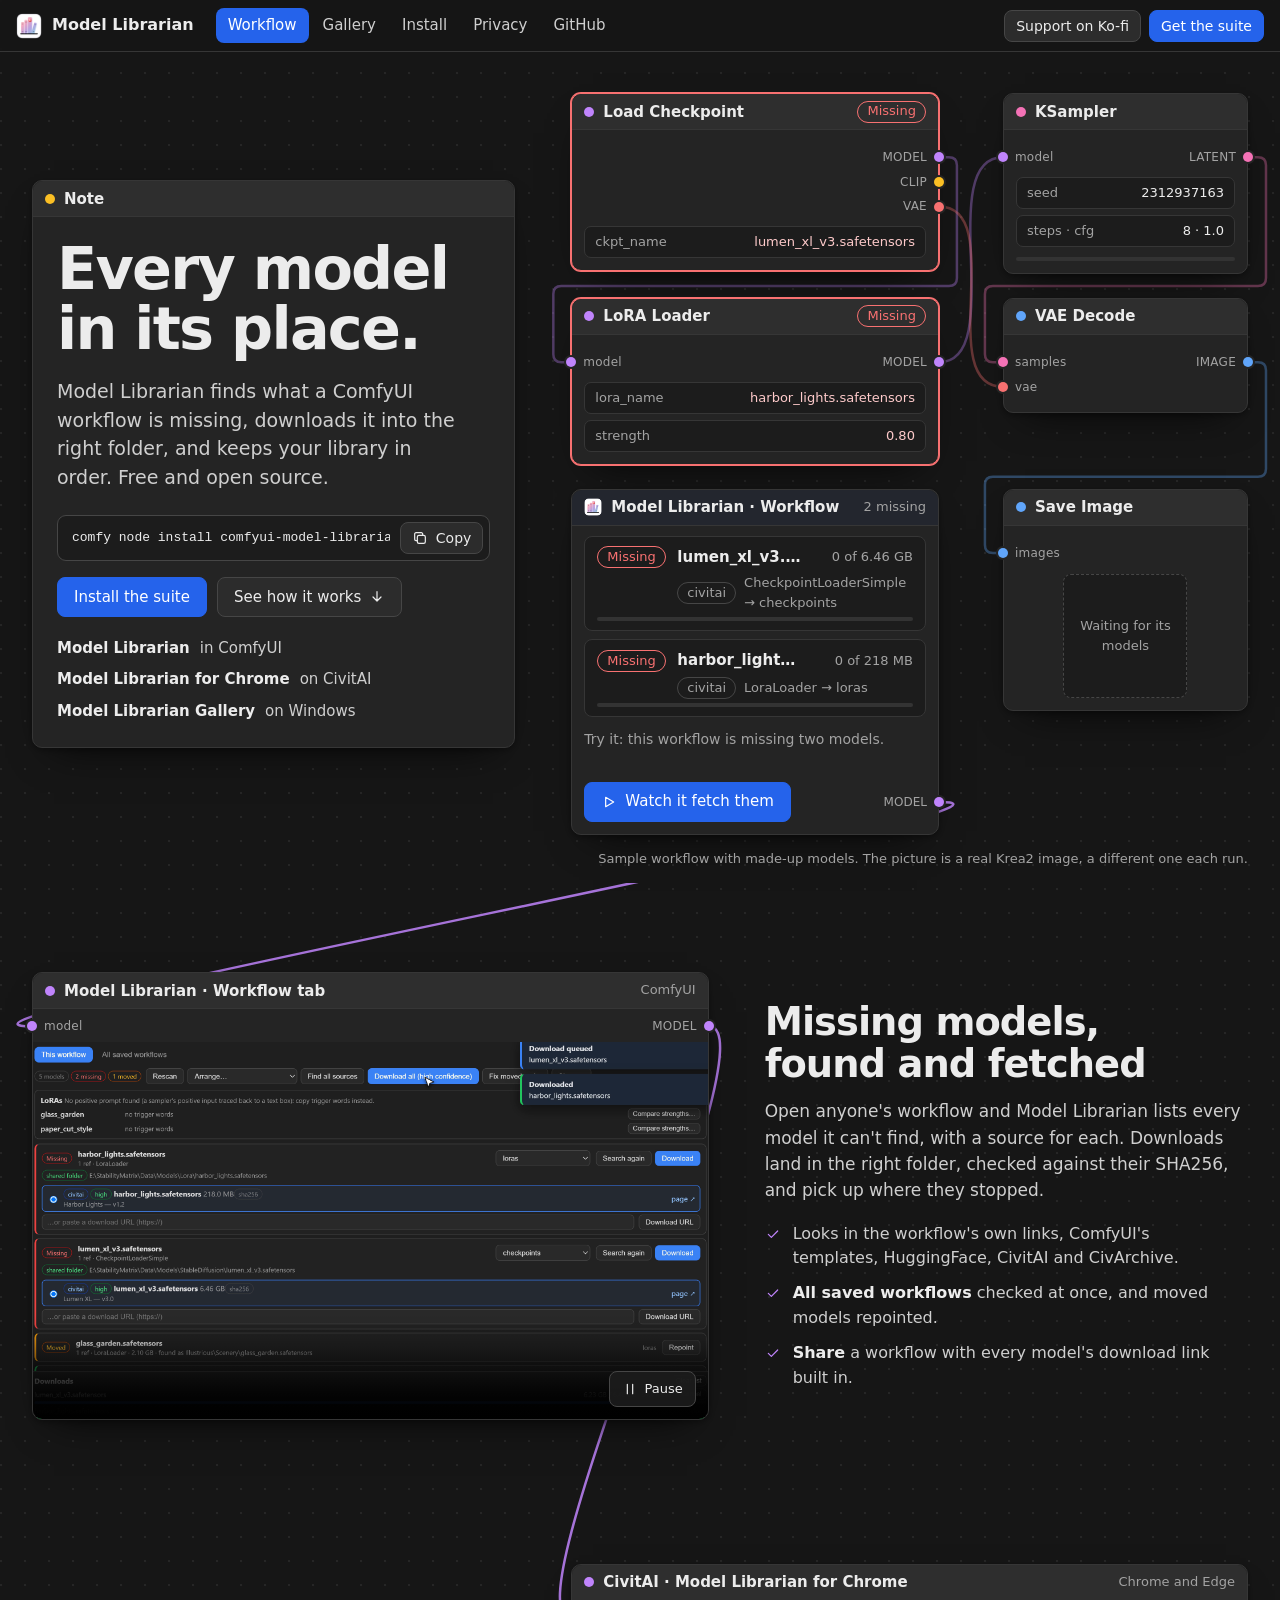
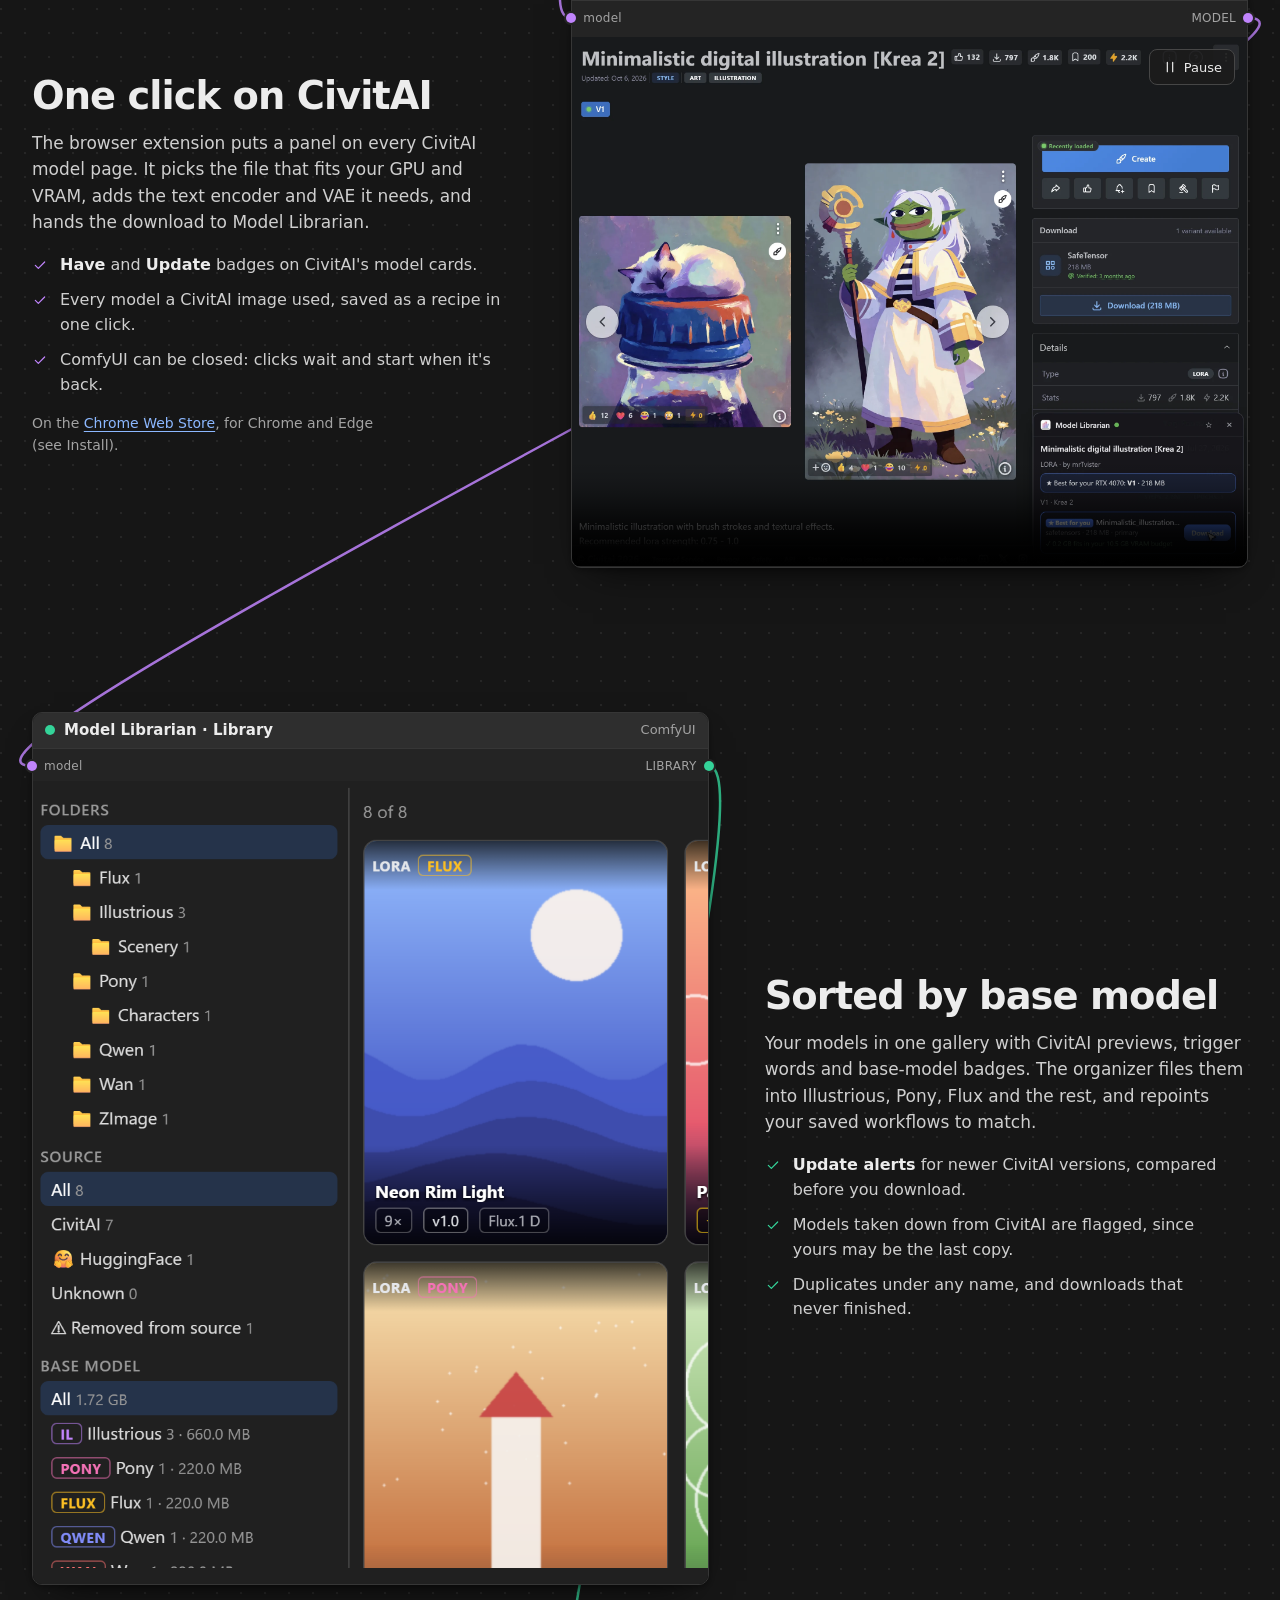
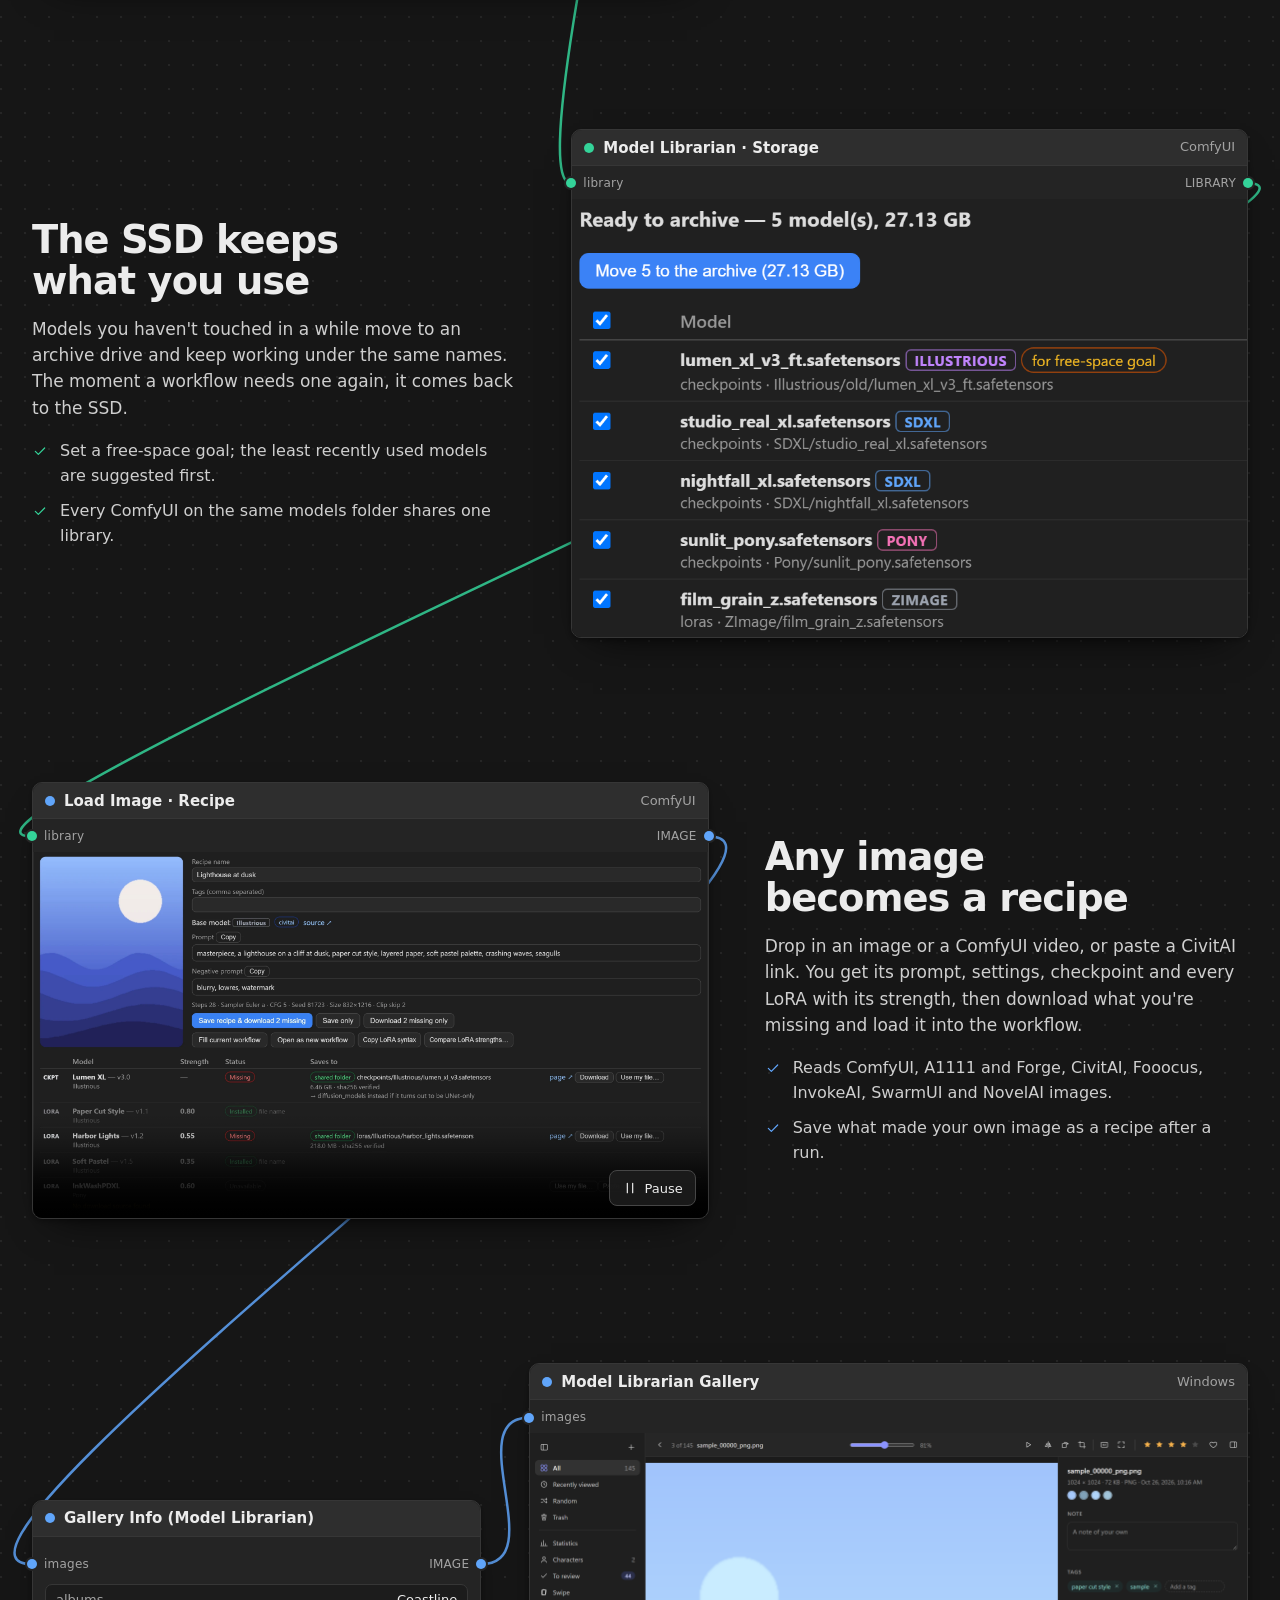
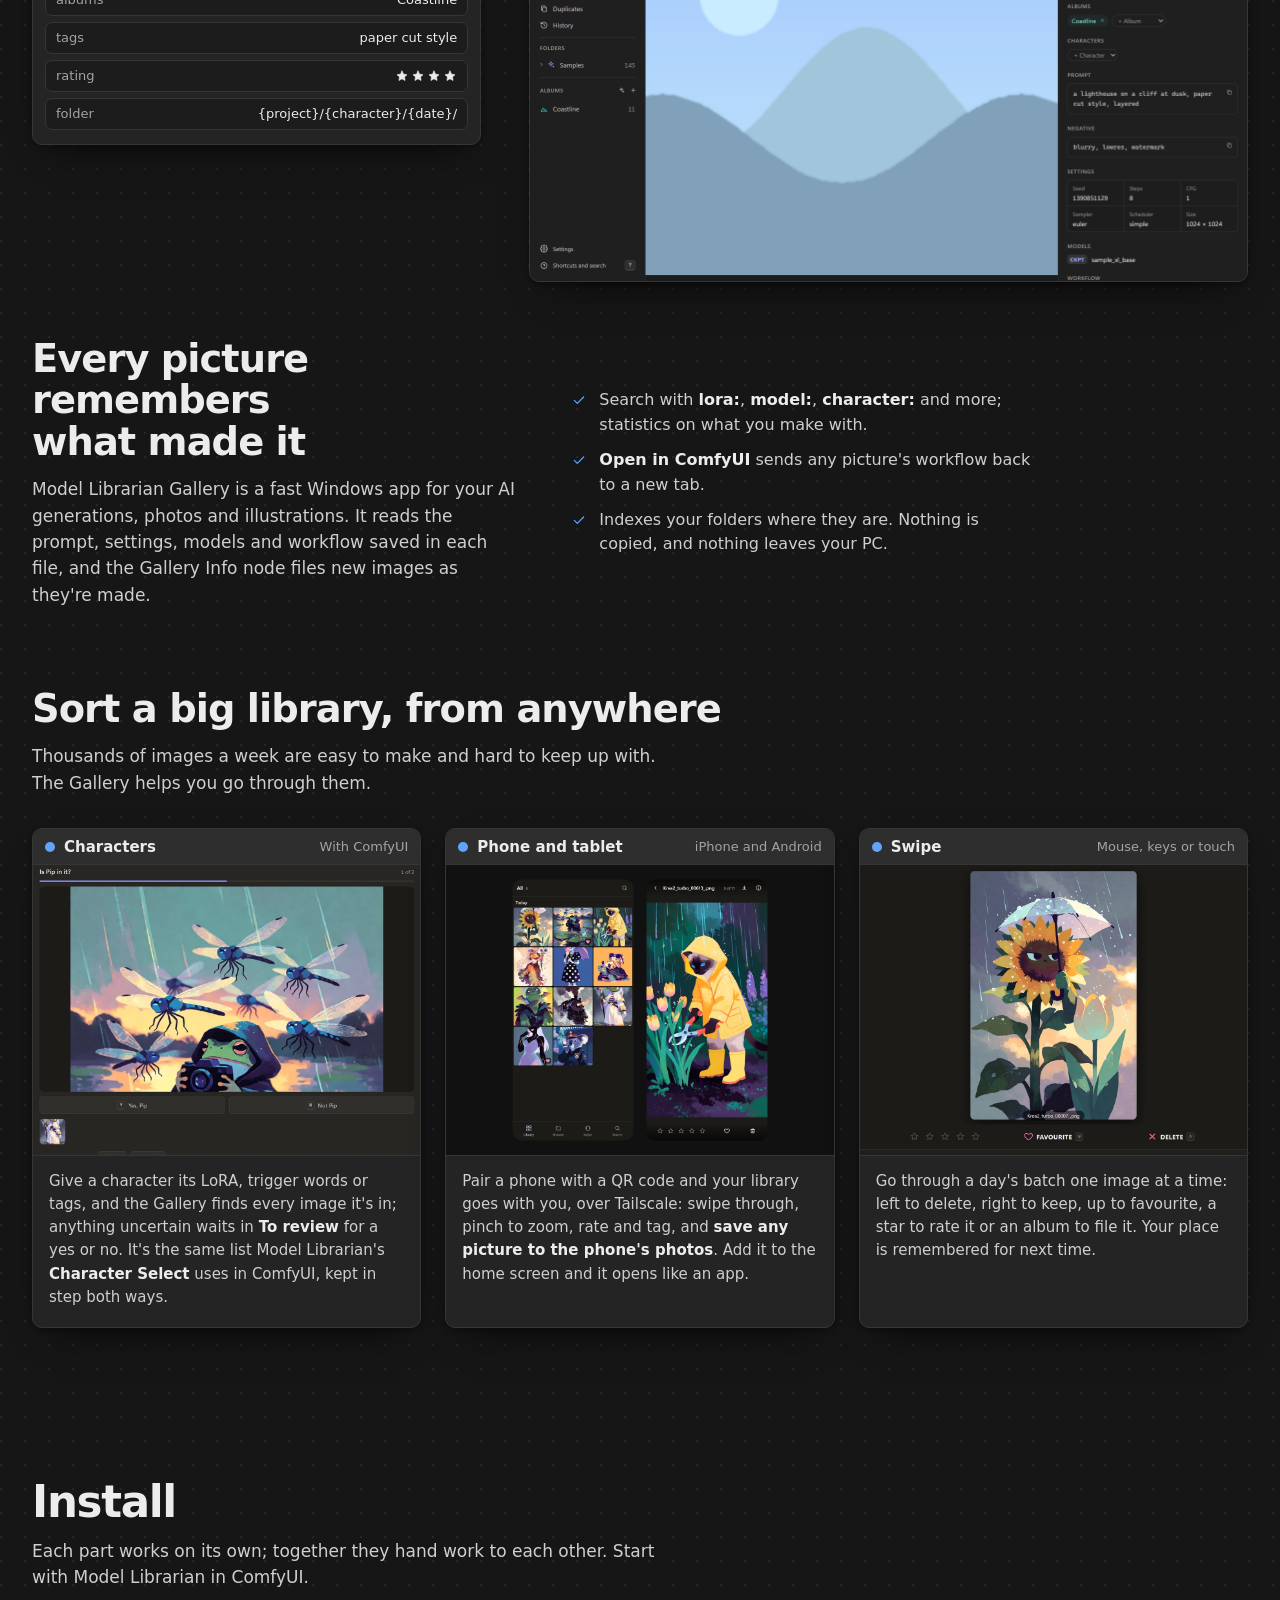
<file: docs/index.html>
<!doctype html>
<html lang="en">
<head>
<meta charset="utf-8">
<meta name="viewport" content="width=device-width, initial-scale=1">
<title>Model Librarian · Every model in its place</title>
<meta name="description" content="A free, open-source model manager for ComfyUI that finds and downloads what a workflow is missing, with a browser extension for CivitAI and a gallery for everything you make.">
<link rel="canonical" href="https://librarian.eternalpose.io/">
<meta property="og:title" content="Model Librarian · Every model in its place">
<meta property="og:description" content="Finds and downloads what a ComfyUI workflow is missing, sorts your models, and traces every picture back to what made it. Free and open source.">
<meta property="og:image" content="https://librarian.eternalpose.io/site/og.png">
<meta property="og:image:width" content="1200">
<meta property="og:image:height" content="630">
<meta property="og:image:alt" content="Model Librarian's sample workflow: two missing models found, downloaded and the workflow run.">
<meta property="og:url" content="https://librarian.eternalpose.io/">
<meta name="twitter:card" content="summary_large_image">
<meta name="theme-color" content="#161616">
<link rel="icon" href="site/icon-64.png">
<link rel="stylesheet" href="site/site.css">
</head>
<body>
<svg class="sprite" width="0" height="0" aria-hidden="true">
  <symbol id="i-check" viewBox="0 0 24 24"><path d="M5 12.5l4.5 4.5L19 7.5"/></symbol>
  <symbol id="i-copy" viewBox="0 0 24 24"><rect x="8" y="8" width="12" height="12" rx="2.5"/><path d="M16 8V6a2 2 0 0 0-2-2H6a2 2 0 0 0-2 2v8a2 2 0 0 0 2 2h2"/></symbol>
  <symbol id="i-down" viewBox="0 0 24 24"><path d="M12 4v14M6 12l6 6 6-6"/></symbol>
  <symbol id="i-star" viewBox="0 0 24 24"><path d="M12 3.5l2.6 5.4 5.9.8-4.3 4.1 1 5.8-5.2-2.8-5.2 2.8 1-5.8-4.3-4.1 5.9-.8z"/></symbol>
  <symbol id="i-pause" viewBox="0 0 24 24"><path d="M8 5v14M16 5v14"/></symbol>
  <symbol id="i-resume" viewBox="0 0 24 24"><path d="M7 5l12 7-12 7z"/></symbol>
</svg>

<header class="bar">
  <a class="brand" href="#top" aria-label="Model Librarian home"><img src="site/icon-64.png" alt="" width="26" height="26"><span>Model Librarian</span></a>
  <nav aria-label="Site">
    <ul class="tabs">
      <li><a href="#top" aria-current="location">Workflow</a></li>
      <li><a href="#gallery">Gallery</a></li>
      <li><a href="#install">Install</a></li>
      <li class="t-spare"><a href="privacy.html">Privacy</a></li>
      <li><a href="https://github.com/EY4O/ComfyUI-Model-Librarian">GitHub</a></li>
    </ul>
  </nav>
  <div class="bar-end">
    <a class="btn small" href="https://ko-fi.com/looneth">Support on Ko-fi</a>
    <a class="btn small primary" href="#install">Get the suite</a>
  </div>
</header>

<main id="top">
  <svg class="wires" aria-hidden="true"></svg>

  <section class="hero" aria-labelledby="hero-title">
    <article class="node note">
      <header class="node-head"><span class="dot"></span><span class="title">Note</span></header>
      <div class="node-body">
        <h1 id="hero-title">Every model in its place.</h1>
        <p class="lead">Model Librarian finds what a ComfyUI workflow is missing, downloads it into the right folder, and keeps your library in order. Free and open source.</p>
        <div class="cmd">
          <code id="cmd-hero">comfy node install comfyui-model-librarian</code>
          <button class="btn small" type="button" data-copy="cmd-hero"><svg class="i"><use href="#i-copy"/></svg>Copy</button>
        </div>
        <div class="hero-actions">
          <a class="btn primary" href="#install">Install the suite</a>
          <a class="btn" href="#workflow">See how it works <svg class="i"><use href="#i-down"/></svg></a>
        </div>
        <ul class="parts" aria-label="The suite">
          <li><b>Model Librarian</b> in ComfyUI</li>
          <li><b>Model Librarian for Chrome</b> on CivitAI</li>
          <li><b>Model Librarian Gallery</b> on Windows</li>
        </ul>
      </div>
    </article>

    <div class="graph" id="graph" role="group" aria-label="Sample workflow with two missing models">
      <article class="node g-ckpt is-missing" id="n-ckpt" data-missing>
        <header class="node-head"><span class="dot"></span><span class="title">Load Checkpoint</span><span class="tag pill missing" data-pill>Missing</span></header>
        <div class="node-body">
          <div class="ports"><div class="col in"></div><div class="col out">
            <span class="port t-model">MODEL<span class="pin" id="p-ckpt-model"></span></span>
            <span class="port t-clip">CLIP<span class="pin" id="p-ckpt-clip"></span></span>
            <span class="port t-vae">VAE<span class="pin" id="p-ckpt-vae"></span></span>
          </div></div>
          <div class="widget"><span class="k">ckpt_name</span><span class="v">lumen_xl_v3.safetensors</span></div>
        </div>
      </article>

      <article class="node g-lora is-missing" id="n-lora" data-missing>
        <header class="node-head"><span class="dot"></span><span class="title">LoRA Loader</span><span class="tag pill missing" data-pill>Missing</span></header>
        <div class="node-body">
          <div class="ports"><div class="col in">
            <span class="port t-model"><span class="pin" id="p-lora-in"></span>model</span>
          </div><div class="col out">
            <span class="port t-model">MODEL<span class="pin" id="p-lora-model"></span></span>
          </div></div>
          <div class="widget"><span class="k">lora_name</span><span class="v">harbor_lights.safetensors</span></div>
          <div class="widget"><span class="k">strength</span><span class="v">0.80</span></div>
        </div>
      </article>

      <article class="node g-ks">
        <header class="node-head"><span class="dot"></span><span class="title">KSampler</span></header>
        <div class="node-body">
          <div class="ports"><div class="col in">
            <span class="port t-model"><span class="pin" id="p-ks-in"></span>model</span>
          </div><div class="col out">
            <span class="port t-latent">LATENT<span class="pin" id="p-ks-out"></span></span>
          </div></div>
          <div class="widget"><span class="k">seed</span><span class="v" id="ks-seed">1390851129</span></div>
          <div class="widget"><span class="k">steps · cfg</span><span class="v">8 · 1.0</span></div>
          <div class="ks-progress" aria-hidden="true"><span id="ks-bar"></span></div>
        </div>
      </article>

      <article class="node g-dec">
        <header class="node-head"><span class="dot"></span><span class="title">VAE Decode</span></header>
        <div class="node-body">
          <div class="ports"><div class="col in">
            <span class="port t-latent"><span class="pin" id="p-dec-samples"></span>samples</span>
            <span class="port t-vae"><span class="pin" id="p-dec-vae"></span>vae</span>
          </div><div class="col out">
            <span class="port t-image">IMAGE<span class="pin" id="p-dec-out"></span></span>
          </div></div>
        </div>
      </article>

      <article class="node g-save">
        <header class="node-head"><span class="dot"></span><span class="title">Save Image</span></header>
        <div class="node-body">
          <div class="ports"><div class="col in">
            <span class="port t-image"><span class="pin" id="p-save-in"></span>images</span>
          </div><div class="col out"></div></div>
          <div class="preview"><span>Waiting for its models</span><img id="ks-picture" src="site/hero/krea2-01.webp" alt="The picture this workflow makes: a grumpy sunflower holding an umbrella in the rain." width="384" height="384"></div>
        </div>
      </article>

      <article class="node ml-panel g-panel">
        <header class="node-head"><img src="site/icon-64.png" alt="" width="18" height="18"><span class="title">Model Librarian · Workflow</span><span class="tag" id="ml-count">2 missing</span></header>
        <div class="node-body">
          <div class="ml-rows">
            <div class="ml-row" data-row data-ms="5500" data-node="n-ckpt">
              <span class="pill missing" data-pill>Missing</span><span class="name">lumen_xl_v3.safetensors</span><span class="size" data-size="6.46 GB">0 of 6.46 GB</span>
              <span class="meta"><span class="pill quiet">civitai</span><span class="swap"><span>CheckpointLoaderSimple → checkpoints</span><span>Verifying SHA256…</span></span></span>
              <span class="bar-track"><span class="bar-fill"></span></span>
            </div>
            <div class="ml-row" data-row data-ms="3200" data-node="n-lora">
              <span class="pill missing" data-pill>Missing</span><span class="name">harbor_lights.safetensors</span><span class="size" data-size="218 MB">0 of 218 MB</span>
              <span class="meta"><span class="pill quiet">civitai</span><span class="swap"><span>LoraLoader → loras</span><span>Verifying SHA256…</span></span></span>
              <span class="bar-track"><span class="bar-fill"></span></span>
            </div>
          </div>
          <div class="ml-foot">
            <button class="btn primary" type="button" id="run"><svg class="i"><use href="#i-resume"/></svg><span class="swap"><span>Watch it fetch them</span><span>Run again</span></span></button>
            <span class="status"><span id="run-status" role="status">Try it: this workflow is missing two models.</span><span aria-hidden="true">Downloading from CivitAI into checkpoints and loras…</span><span aria-hidden="true">Both in place and checked. Queueing the workflow…</span><span aria-hidden="true">Done: the workflow runs.</span></span>
            <span class="port panel-out t-model">MODEL<span class="pin" id="p-panel-out"></span></span>
          </div>
        </div>
      </article>
      <p class="caption">Sample workflow with made-up models. The picture is a real Krea2 image, a different one each run.</p>
    </div>
  </section>

  <section class="step" id="workflow" aria-labelledby="h-workflow">
    <article class="node">
      <header class="node-head"><span class="dot"></span><span class="title">Model Librarian · Workflow tab</span><span class="tag">ComfyUI</span></header>
      <div class="ports edge"><div class="col in"><span class="port t-model"><span class="pin" id="p-wf-in"></span>model</span></div><div class="col out"><span class="port t-model">MODEL<span class="pin" id="p-wf-out"></span></span></div></div>
      <div class="shot has-toggle"><video poster="site/workflow-wide-poster.webp" data-poster-narrow="site/workflow-narrow-poster.webp" data-narrow-size="800x662" width="1184" height="662" muted loop playsinline preload="none" data-autoplay aria-label="In the Workflow tab, Find all sources finds a CivitAI source for each of the two missing models, then Download all fetches both into the right folders, checked by SHA256, and they turn OK."><source src="site/workflow-narrow.mp4" type="video/mp4" media="(max-width: 720px)"><source src="site/workflow-wide.mp4" type="video/mp4"></video><button class="media-toggle" type="button" aria-pressed="false" hidden><svg class="i"><use href="#i-pause"/></svg><span>Pause</span></button></div>
    </article>
    <div class="step-text">
      <h2 id="h-workflow">Missing models, found and fetched</h2>
      <p>Open anyone's workflow and Model Librarian lists every model it can't find, with a source for each. Downloads land in the right folder, checked against their SHA256, and pick up where they stopped.</p>
      <ul class="hue-model">
        <li><svg class="i"><use href="#i-check"/></svg><span>Looks in the workflow's own links, ComfyUI's templates, HuggingFace, CivitAI and CivArchive.</span></li>
        <li><svg class="i"><use href="#i-check"/></svg><span><b>All saved workflows</b> checked at once, and moved models repointed.</span></li>
        <li><svg class="i"><use href="#i-check"/></svg><span><b>Share</b> a workflow with every model's download link built in.</span></li>
      </ul>
    </div>
  </section>

  <section class="step flip" aria-labelledby="h-ext">
    <article class="node">
      <header class="node-head"><span class="dot"></span><span class="title">CivitAI · Model Librarian for Chrome</span><span class="tag">Chrome and Edge</span></header>
      <div class="ports edge"><div class="col in"><span class="port t-model"><span class="pin" id="p-ext-in"></span>model</span></div><div class="col out"><span class="port t-model">MODEL<span class="pin" id="p-ext-out"></span></span></div></div>
      <div class="shot panel-shot has-toggle"><video poster="site/extension-panel-poster.webp" data-poster-narrow="site/extension-panel-narrow-poster.webp" data-narrow-size="700x910" width="1160" height="910" muted loop playsinline preload="none" data-autoplay aria-label="On a CivitAI model page, the Model Librarian button opens the panel on the LoRA's best file for an RTX 4070; Download fetches it and it is marked Downloaded."><source src="site/extension-panel-narrow.mp4" type="video/mp4" media="(max-width: 720px)"><source src="site/extension-panel.mp4" type="video/mp4"></video><button class="media-toggle" type="button" aria-pressed="false" hidden><svg class="i"><use href="#i-pause"/></svg><span>Pause</span></button></div>
    </article>
    <div class="step-text">
      <h2 id="h-ext">One click on CivitAI</h2>
      <p>The browser extension puts a panel on every CivitAI model page. It picks the file that fits your GPU and VRAM, adds the text encoder and VAE it needs, and hands the download to Model Librarian.</p>
      <ul class="hue-model">
        <li><svg class="i"><use href="#i-check"/></svg><span><b>Have</b> and <b>Update</b> badges on CivitAI's model cards.</span></li>
        <li><svg class="i"><use href="#i-check"/></svg><span>Every model a CivitAI image used, saved as a recipe in one click.</span></li>
        <li><svg class="i"><use href="#i-check"/></svg><span>ComfyUI can be closed: clicks wait and start when it's back.</span></li>
      </ul>
      <p class="aside">On the <a href="https://chromewebstore.google.com/detail/model-librarian/dnopofnpaeindcbbgfhfjkbnjmmjjkcc">Chrome Web Store</a>, for Chrome and Edge (see Install).</p>
    </div>
  </section>

  <section class="step" aria-labelledby="h-lib">
    <article class="node n-lib">
      <header class="node-head"><span class="dot"></span><span class="title">Model Librarian · Library</span><span class="tag">ComfyUI</span></header>
      <div class="ports edge"><div class="col in"><span class="port t-model"><span class="pin" id="p-lib-in"></span>model</span></div><div class="col out"><span class="port t-library">LIBRARY<span class="pin" id="p-lib-out"></span></span></div></div>
      <div class="shot"><picture><source media="(max-width: 720px)" srcset="site/library-narrow.webp" width="500" height="595"><img src="site/library-wide.webp" alt="The Library: LoRAs with previews, filtered by folder, source and base model, with Illustrious, Pony, Flux, Qwen and Wan badges." width="1204" height="720" loading="lazy"></picture></div>
    </article>
    <div class="step-text">
      <h2 id="h-lib">Sorted by base model</h2>
      <p>Your models in one gallery with CivitAI previews, trigger words and base-model badges. The organizer files them into Illustrious, Pony, Flux and the rest, and repoints your saved workflows to match.</p>
      <ul class="hue-library">
        <li><svg class="i"><use href="#i-check"/></svg><span><b>Update alerts</b> for newer CivitAI versions, compared before you download.</span></li>
        <li><svg class="i"><use href="#i-check"/></svg><span>Models taken down from CivitAI are flagged, since yours may be the last copy.</span></li>
        <li><svg class="i"><use href="#i-check"/></svg><span>Duplicates under any name, and downloads that never finished.</span></li>
      </ul>
    </div>
  </section>

  <section class="step flip" aria-labelledby="h-store">
    <article class="node n-store">
      <header class="node-head"><span class="dot"></span><span class="title">Model Librarian · Storage</span><span class="tag">ComfyUI</span></header>
      <div class="ports edge"><div class="col in"><span class="port t-library"><span class="pin" id="p-st-in"></span>library</span></div><div class="col out"><span class="port t-library">LIBRARY<span class="pin" id="p-st-out"></span></span></div></div>
      <div class="shot"><picture><source media="(max-width: 720px)" srcset="site/storage-narrow.webp" width="500" height="325"><img src="site/storage-wide.webp" alt="The Storage tab suggesting unused models to move to an archive drive, with a free-space goal for the SSD." width="1075" height="330" loading="lazy"></picture></div>
    </article>
    <div class="step-text">
      <h2 id="h-store">The SSD keeps what you use</h2>
      <p>Models you haven't touched in a while move to an archive drive and keep working under the same names. The moment a workflow needs one again, it comes back to the SSD.</p>
      <ul class="hue-library">
        <li><svg class="i"><use href="#i-check"/></svg><span>Set a free-space goal; the least recently used models are suggested first.</span></li>
        <li><svg class="i"><use href="#i-check"/></svg><span>Every ComfyUI on the same models folder shares one library.</span></li>
      </ul>
    </div>
  </section>

  <section class="step" aria-labelledby="h-recipe">
    <article class="node n-recipe">
      <header class="node-head"><span class="dot"></span><span class="title">Load Image · Recipe</span><span class="tag">ComfyUI</span></header>
      <div class="ports edge"><div class="col in"><span class="port t-library"><span class="pin" id="p-rec-in"></span>library</span></div><div class="col out"><span class="port t-image">IMAGE<span class="pin" id="p-rec-out"></span></span></div></div>
      <div class="shot has-toggle"><video poster="site/recipe-wide-poster.webp" data-poster-narrow="site/recipe-narrow-poster.webp" data-narrow-size="620x654" width="1204" height="654" muted loop playsinline preload="none" data-autoplay aria-label="An image dropped into Recipes shows its prompt, settings, checkpoint and LoRAs; the missing ones download."><source src="site/recipe-narrow.mp4" type="video/mp4" media="(max-width: 720px)"><source src="site/recipe-wide.mp4" type="video/mp4"></video><button class="media-toggle" type="button" aria-pressed="false" hidden><svg class="i"><use href="#i-pause"/></svg><span>Pause</span></button></div>
    </article>
    <div class="step-text">
      <h2 id="h-recipe">Any image becomes a recipe</h2>
      <p>Drop in an image or a ComfyUI video, or paste a CivitAI link. You get its prompt, settings, checkpoint and every LoRA with its strength, then download what you're missing and load it into the workflow.</p>
      <ul class="hue-image">
        <li><svg class="i"><use href="#i-check"/></svg><span>Reads ComfyUI, A1111 and Forge, CivitAI, Fooocus, InvokeAI, SwarmUI and NovelAI images.</span></li>
        <li><svg class="i"><use href="#i-check"/></svg><span>Save what made your own image as a recipe after a run.</span></li>
      </ul>
    </div>
  </section>

  <section class="step single" id="gallery" aria-labelledby="h-gal">
    <div class="pair">
      <article class="node n-info">
        <header class="node-head"><span class="dot"></span><span class="title">Gallery Info (Model Librarian)</span></header>
        <div class="node-body">
          <div class="ports"><div class="col in"><span class="port t-image"><span class="pin" id="p-info-in"></span>images</span></div><div class="col out"><span class="port t-image">IMAGE<span class="pin" id="p-info-out"></span></span></div></div>
          <div class="widget"><span class="k">albums</span><span class="v">Coastline</span></div>
          <div class="widget"><span class="k">tags</span><span class="v">paper cut style</span></div>
          <div class="widget"><span class="k">rating</span><span class="v stars" role="img" aria-label="4 of 5 stars"><svg class="i star"><use href="#i-star"/></svg><svg class="i star"><use href="#i-star"/></svg><svg class="i star"><use href="#i-star"/></svg><svg class="i star"><use href="#i-star"/></svg></span></div>
          <div class="widget"><span class="k">folder</span><span class="v">{project}/{character}/{date}/</span></div>
        </div>
      </article>
      <article class="node n-gallery">
        <header class="node-head"><span class="dot"></span><span class="title">Model Librarian Gallery</span><span class="tag">Windows</span></header>
        <div class="ports edge"><div class="col in"><span class="port t-image"><span class="pin" id="p-gal-in"></span>images</span></div><div class="col out"></div></div>
        <div class="shot"><img src="site/gallery-viewer.webp" alt="The Gallery's viewer: a generated picture beside its tags, albums, prompt, settings and the checkpoint that made it." width="1440" height="900" loading="lazy"></div>
      </article>
    </div>
    <div class="step-text gal-text">
      <h2 id="h-gal">Every picture remembers what made it</h2>
      <div>
        <p>Model Librarian Gallery is a fast Windows app for your AI generations, photos and illustrations. It reads the prompt, settings, models and workflow saved in each file, and the Gallery Info node files new images as they're made.</p>
        <ul class="hue-image">
          <li><svg class="i"><use href="#i-check"/></svg><span>Search with <b>lora:</b>, <b>model:</b>, <b>character:</b> and more; statistics on what you make with.</span></li>
          <li><svg class="i"><use href="#i-check"/></svg><span><b>Open in ComfyUI</b> sends any picture's workflow back to a new tab.</span></li>
          <li><svg class="i"><use href="#i-check"/></svg><span>Indexes your folders where they are. Nothing is copied, and nothing leaves your PC.</span></li>
        </ul>
      </div>
    </div>
  </section>

  <section class="more" aria-labelledby="h-more">
    <h2 id="h-more">Sort a big library, from anywhere</h2>
    <p>Thousands of images a week are easy to make and hard to keep up with. The Gallery helps you go through them.</p>
    <div class="cards">
      <article class="node card">
        <header class="node-head"><span class="dot"></span><h3>Characters</h3><span class="tag">With ComfyUI</span></header>
        <div class="shot"><img src="site/gallery-review.webp" alt="To review asks: Is Pip in it? A frog in a raincoat photographing dragonflies in the rain, with Yes, Pip and Not Pip under it, and the next one waiting." width="1200" height="900" loading="lazy"></div>
        <div class="node-body"><p>Give a character its LoRA, trigger words or tags, and the Gallery finds every image it's in; anything uncertain waits in <b>To review</b> for a yes or no. It's the same list Model Librarian's <b>Character Select</b> uses in ComfyUI, kept in step both ways.</p></div>
      </article>
      <article class="node card">
        <header class="node-head"><span class="dot"></span><h3>Phone and tablet</h3><span class="tag">iPhone and Android</span></header>
        <div class="shot"><img src="site/gallery-phone.webp" alt="The Gallery on a phone: a grid of the day's illustrations with a bar at the bottom, and a cat in a yellow raincoat open in the viewer with its stars, favourite and save buttons." width="1200" height="900" loading="lazy"></div>
        <div class="node-body"><p>Pair a phone with a QR code and your library goes with you, over Tailscale: swipe through, pinch to zoom, rate and tag, and <b>save any picture to the phone's photos</b>. Add it to the home screen and it opens like an app.</p></div>
      </article>
      <article class="node card">
        <header class="node-head"><span class="dot"></span><h3>Swipe</h3><span class="tag">Mouse, keys or touch</span></header>
        <div class="shot"><img src="site/gallery-swipe.webp" alt="Swipe: a grumpy sunflower under an umbrella in the rain, large, with stars to rate it and Favourite and Delete under it." width="1200" height="900" loading="lazy"></div>
        <div class="node-body"><p>Go through a day's batch one image at a time: left to delete, right to keep, up to favourite, a star to rate it or an album to file it. Your place is remembered for next time.</p></div>
      </article>
    </div>
  </section>

  <section class="install" id="install" aria-labelledby="h-install">
    <h2 id="h-install">Install</h2>
    <p>Each part works on its own; together they hand work to each other. Start with Model Librarian in ComfyUI.</p>
    <div class="groups">
      <section class="group g-ml" aria-labelledby="g1">
        <header><h3 id="g1">Model Librarian</h3><span>ComfyUI custom nodes · v1.27</span></header>
        <div class="body">
          <div class="cmd"><code id="cmd-ml">comfy node install comfyui-model-librarian</code><button class="btn small" type="button" data-copy="cmd-ml"><svg class="i"><use href="#i-copy"/></svg>Copy</button></div>
          <ol>
            <li>Or search <b>Model Librarian</b> in ComfyUI-Manager.</li>
            <li>Restart ComfyUI and open <b>Library</b> in the toolbar.</li>
            <li>Add your CivitAI API key in <b>Settings</b> for CivitAI downloads.</li>
          </ol>
          <div class="links"><a class="btn small primary" href="https://registry.comfy.org/nodes/comfyui-model-librarian">Comfy Registry</a><a class="btn small" href="https://github.com/EY4O/ComfyUI-Model-Librarian">GitHub</a></div>
        </div>
      </section>
      <section class="group g-ext" aria-labelledby="g2">
        <header><h3 id="g2">Model Librarian for Chrome</h3><span>Chrome and Edge extension · v0.9</span></header>
        <div class="body">
          <ol>
            <li>Open it on the Chrome Web Store and choose <b>Add to Chrome</b>.</li>
            <li>In Edge, allow extensions from other stores first (Edge offers it on the page).</li>
            <li>Pin <b>Model Librarian</b> to the toolbar.</li>
          </ol>
          <p class="needs">Needs Model Librarian 1.15 or newer. It updates by itself.</p>
          <div class="links"><a class="btn small primary" href="https://chromewebstore.google.com/detail/model-librarian/dnopofnpaeindcbbgfhfjkbnjmmjjkcc">Chrome Web Store</a><a class="btn small" href="https://github.com/EY4O/Chrome-Model-Librarian">GitHub</a></div>
        </div>
      </section>
      <section class="group g-gal" aria-labelledby="g3">
        <header><h3 id="g3">Model Librarian Gallery</h3><span>Windows app · portable</span></header>
        <div class="body">
          <ol>
            <li>Download the portable ZIP from the latest release.</li>
            <li>Unzip it outside OneDrive, for example into %LOCALAPPDATA%\Programs.</li>
            <li>Start <b>Model Librarian Gallery.exe</b>. It isn't signed yet, so Windows SmartScreen may ask first: choose More info, then Run anyway.</li>
          </ol>
          <div class="links"><a class="btn small primary" href="https://github.com/EY4O/Model-Librarian-Gallery/releases/latest">Latest release</a><a class="btn small" href="https://github.com/EY4O/Model-Librarian-Gallery">GitHub</a></div>
        </div>
      </section>
    </div>
  </section>
</main>

<footer class="foot">
  <div class="in">
    <span>Free and open source (MIT). Made by <a href="https://eternalpose.io/">Looneth</a>.</span>
    <nav aria-label="Footer">
      <a href="privacy.html">Privacy</a>
      <a href="https://github.com/EY4O/ComfyUI-Model-Librarian/discussions">Questions and ideas</a>
      <a href="https://ko-fi.com/looneth">Ko-fi</a>
      <a href="https://eternalpose.io/">eternalpose.io</a>
    </nav>
  </div>
</footer>

<span class="sr" role="status" id="copy-status"></span>
<script src="site/site.js" defer></script>
</body>
</html>
</file>
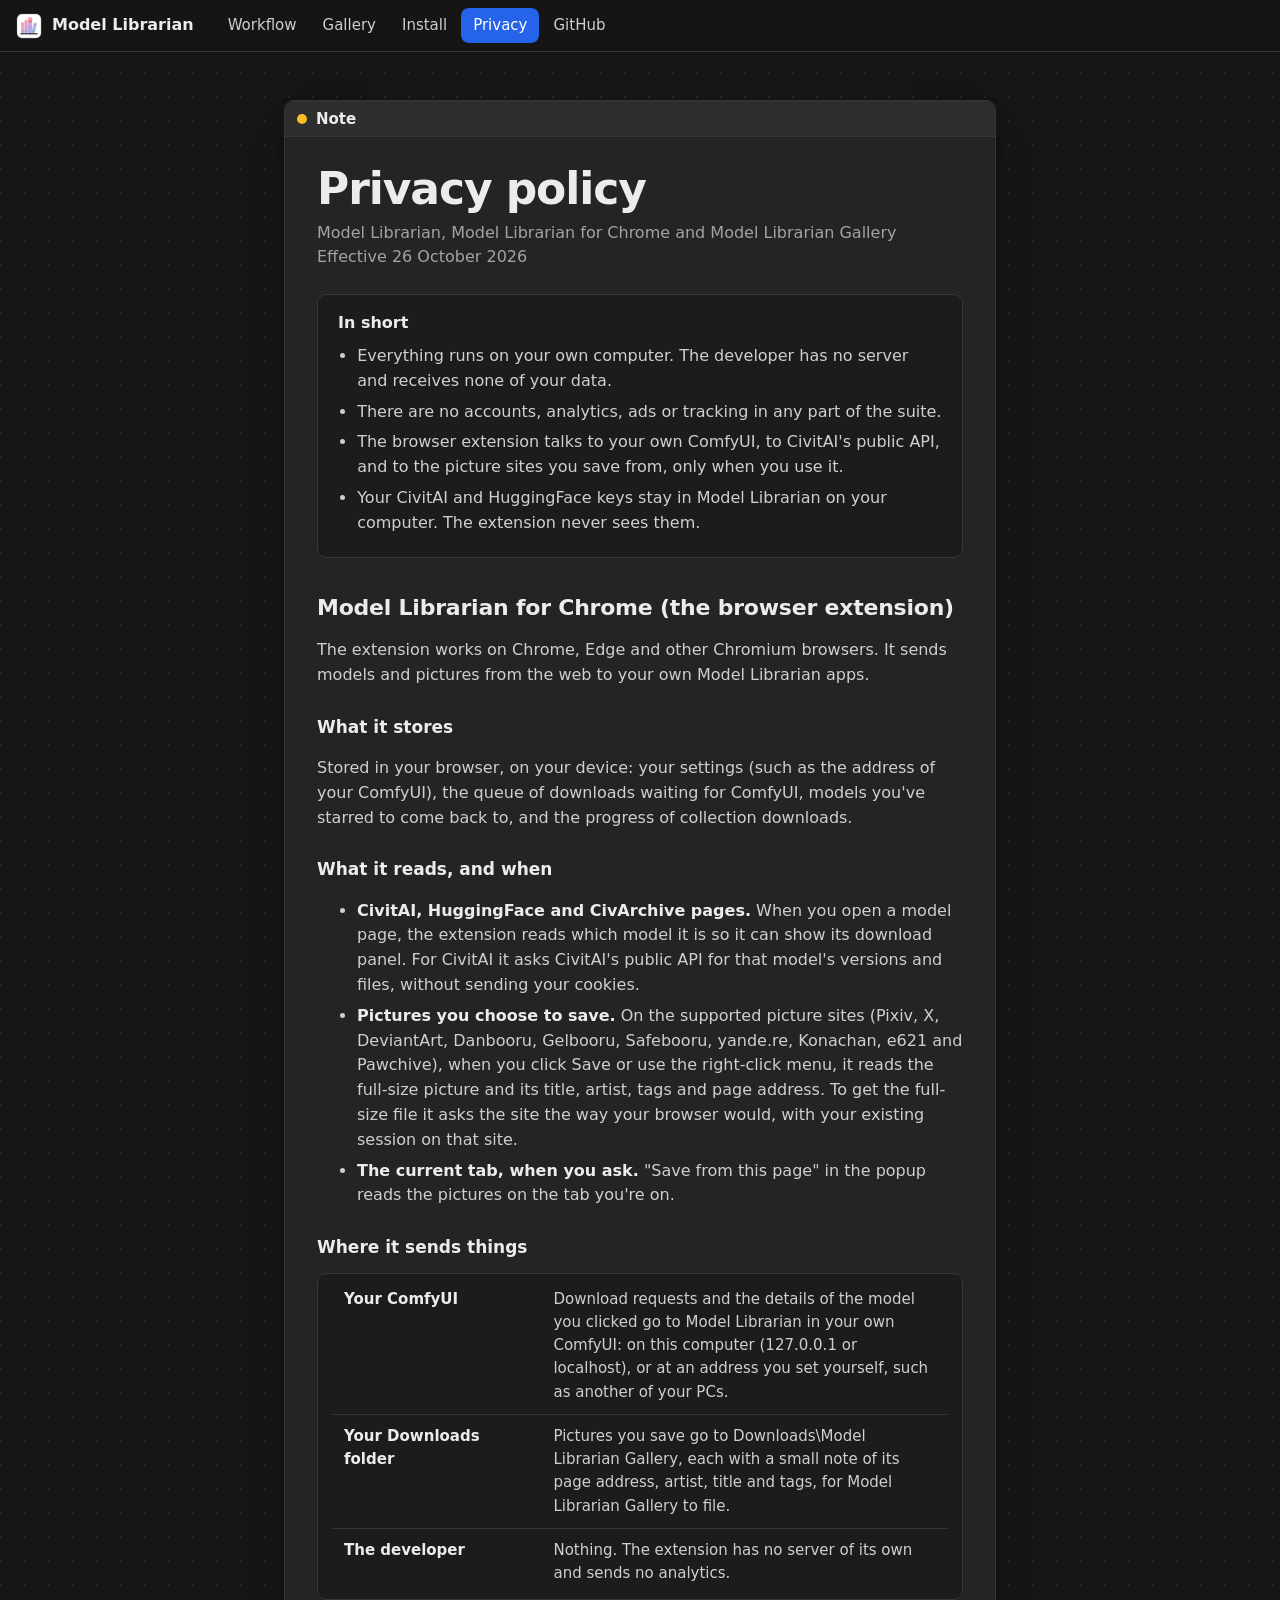
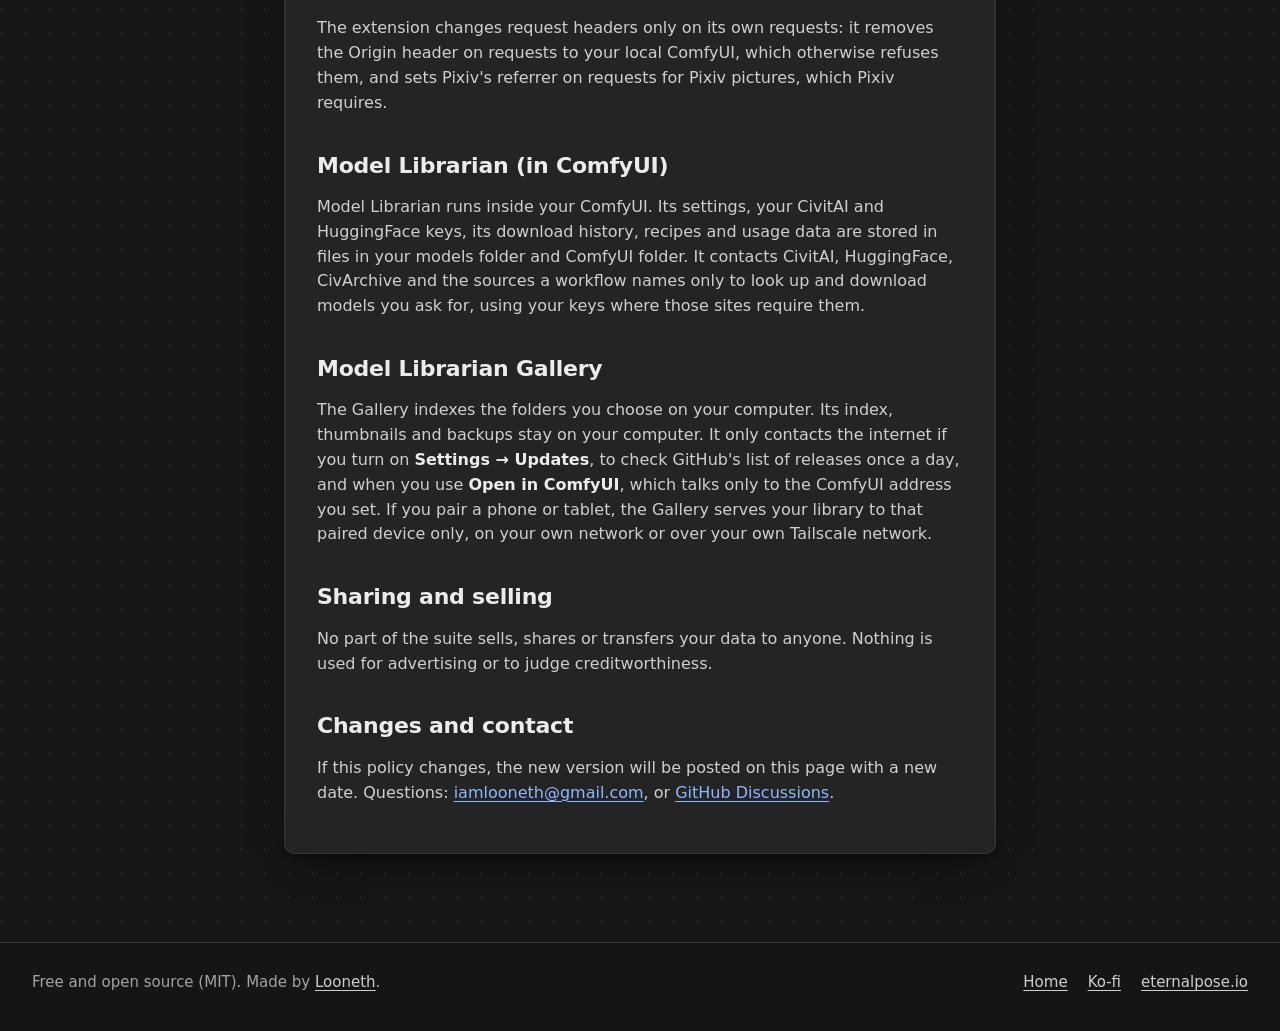
<file: docs/privacy.html>
<!doctype html>
<html lang="en">
<head>
<meta charset="utf-8">
<meta name="viewport" content="width=device-width, initial-scale=1">
<title>Privacy policy · Model Librarian</title>
<meta name="description" content="What the Model Librarian suite, including its Chrome and Edge extension, does with your data: it stays on your computer.">
<link rel="canonical" href="https://librarian.eternalpose.io/privacy.html">
<meta name="theme-color" content="#161616">
<link rel="icon" href="site/icon-64.png">
<link rel="stylesheet" href="site/site.css">
</head>
<body>
<header class="bar">
  <a class="brand" href="./" aria-label="Model Librarian home"><img src="site/icon-64.png" alt="" width="26" height="26"><span>Model Librarian</span></a>
  <nav aria-label="Site">
    <ul class="tabs">
      <li><a href="./">Workflow</a></li>
      <li class="t-spare"><a href="./#gallery">Gallery</a></li>
      <li><a href="./#install">Install</a></li>
      <li><a href="privacy.html" aria-current="page">Privacy</a></li>
      <li><a href="https://github.com/EY4O/ComfyUI-Model-Librarian">GitHub</a></li>
    </ul>
  </nav>
</header>

<main class="doc">
  <article class="node note">
    <header class="node-head"><span class="dot"></span><span class="title">Note</span></header>
    <div class="node-body">
      <h1>Privacy policy</h1>
      <p class="meta">Model Librarian, Model Librarian for Chrome and Model Librarian Gallery<br>Effective 26 October 2026</p>

      <div class="summary">
        <strong>In short</strong>
        <ul>
          <li>Everything runs on your own computer. The developer has no server and receives none of your data.</li>
          <li>There are no accounts, analytics, ads or tracking in any part of the suite.</li>
          <li>The browser extension talks to your own ComfyUI, to CivitAI's public API, and to the picture sites you save from, only when you use it.</li>
          <li>Your CivitAI and HuggingFace keys stay in Model Librarian on your computer. The extension never sees them.</li>
        </ul>
      </div>

      <h2>Model Librarian for Chrome (the browser extension)</h2>
      <p>The extension works on Chrome, Edge and other Chromium browsers. It sends models and pictures from the web to your own Model Librarian apps.</p>

      <h3>What it stores</h3>
      <p>Stored in your browser, on your device: your settings (such as the address of your ComfyUI), the queue of downloads waiting for ComfyUI, models you've starred to come back to, and the progress of collection downloads.</p>

      <h3>What it reads, and when</h3>
      <ul>
        <li><strong>CivitAI, HuggingFace and CivArchive pages.</strong> When you open a model page, the extension reads which model it is so it can show its download panel. For CivitAI it asks CivitAI's public API for that model's versions and files, without sending your cookies.</li>
        <li><strong>Pictures you choose to save.</strong> On the supported picture sites (Pixiv, X, DeviantArt, Danbooru, Gelbooru, Safebooru, yande.re, Konachan, e621 and Pawchive), when you click Save or use the right-click menu, it reads the full-size picture and its title, artist, tags and page address. To get the full-size file it asks the site the way your browser would, with your existing session on that site.</li>
        <li><strong>The current tab, when you ask.</strong> "Save from this page" in the popup reads the pictures on the tab you're on.</li>
      </ul>

      <h3>Where it sends things</h3>
      <div class="table" role="region" aria-label="Where the extension sends data" tabindex="0">
        <table>
          <tr><th>Your ComfyUI</th><td>Download requests and the details of the model you clicked go to Model Librarian in your own ComfyUI: on this computer (127.0.0.1 or localhost), or at an address you set yourself, such as another of your PCs.</td></tr>
          <tr><th>Your Downloads folder</th><td>Pictures you save go to Downloads\Model Librarian Gallery, each with a small note of its page address, artist, title and tags, for Model Librarian Gallery to file.</td></tr>
          <tr><th>The developer</th><td>Nothing. The extension has no server of its own and sends no analytics.</td></tr>
        </table>
      </div>
      <p>The extension changes request headers only on its own requests: it removes the Origin header on requests to your local ComfyUI, which otherwise refuses them, and sets Pixiv's referrer on requests for Pixiv pictures, which Pixiv requires.</p>

      <h2>Model Librarian (in ComfyUI)</h2>
      <p>Model Librarian runs inside your ComfyUI. Its settings, your CivitAI and HuggingFace keys, its download history, recipes and usage data are stored in files in your models folder and ComfyUI folder. It contacts CivitAI, HuggingFace, CivArchive and the sources a workflow names only to look up and download models you ask for, using your keys where those sites require them.</p>

      <h2>Model Librarian Gallery</h2>
      <p>The Gallery indexes the folders you choose on your computer. Its index, thumbnails and backups stay on your computer. It only contacts the internet if you turn on <strong>Settings → Updates</strong>, to check GitHub's list of releases once a day, and when you use <strong>Open in ComfyUI</strong>, which talks only to the ComfyUI address you set. If you pair a phone or tablet, the Gallery serves your library to that paired device only, on your own network or over your own Tailscale network.</p>

      <h2>Sharing and selling</h2>
      <p>No part of the suite sells, shares or transfers your data to anyone. Nothing is used for advertising or to judge creditworthiness.</p>

      <h2>Changes and contact</h2>
      <p>If this policy changes, the new version will be posted on this page with a new date. Questions: <a href="mailto:iamlooneth@gmail.com">iamlooneth@gmail.com</a>, or <a href="https://github.com/EY4O/ComfyUI-Model-Librarian/discussions">GitHub Discussions</a>.</p>
    </div>
  </article>
</main>

<footer class="foot">
  <div class="in">
    <span>Free and open source (MIT). Made by <a href="https://eternalpose.io/">Looneth</a>.</span>
    <nav aria-label="Footer">
      <a href="./">Home</a>
      <a href="https://ko-fi.com/looneth">Ko-fi</a>
      <a href="https://eternalpose.io/">eternalpose.io</a>
    </nav>
  </div>
</footer>
</body>
</html>
</file>
<file: docs/site/site.css>
/* librarian.eternalpose.io: the Model Librarian suite as a workflow you scroll through.
   The apps' own world: charcoal, hairlines, Segoe UI Variable, ML blue for actions, status pills,
   base-model colours on wires. */
:root {
  --canvas: #161616;
  --grid: #262626;
  --node: #242424;
  --node-head: #2e2e2e;
  --panel: #1c1c1c;
  --control: #2c2c2c;
  --line: #363636;
  --line-2: #464646;
  --text: #ececec;
  --text-2: #cfcfcf;
  --dim: #a3a3a3;
  --accent: #2563eb;
  --accent-hover: #1d4fd0;
  --link: #8cb8ff;
  --missing: #f87171;
  --missing-ink: #fecaca;
  --moved: #fbbf24;
  --ok: #4ade80;
  --w-model: #c084fc;
  --w-clip: #fbbf24;
  --w-vae: #f87171;
  --w-latent: #f472b6;
  --w-image: #60a5fa;
  --w-library: #34d399;
  --note: #fbbf24;
  --on-accent: #ffffff;
  --link-hover: #b4d0ff;
  --control-hover: #343434;
  --line-hover: #555555;
  --panel-head: #23262e;
  --track: #333333;
  --shot-bg: #111111;
  --scroll: #3a3a3a;
  --selection: rgba(37, 99, 235, 0.45);
  --canvas-glass: rgba(22, 22, 22, 0.94);
  --panel-glass: rgba(28, 28, 28, 0.92);
  --shadow-node: 0 18px 40px -22px rgba(0, 0, 0, 0.9), 0 2px 6px rgba(0, 0, 0, 0.35);
  --shadow-node-soft: 0 18px 40px -22px rgba(0, 0, 0, 0.9);
  --ease-out: cubic-bezier(0.23, 1, 0.32, 1);
  --radius: 10px;
  --r-code: 5px;
  --r-widget: 7px;
  --r-control: 8px;
  --r-inset: 9px;
  --r-group: 12px;
  --r-pill: 999px;
  --sans: "Segoe UI Variable Text", "Segoe UI Variable", "Segoe UI", system-ui, -apple-system, sans-serif;
  --display: "Segoe UI Variable Display", "Segoe UI Variable", "Segoe UI", system-ui, -apple-system, sans-serif;
  --mono: "Cascadia Mono", "JetBrains Mono", Consolas, ui-monospace, monospace;
  color-scheme: dark;
}

* { box-sizing: border-box; }
html { background: var(--canvas); scroll-padding-top: 72px; }
body {
  margin: 0; color: var(--text); font: 400 1rem/1.55 var(--sans); -webkit-font-smoothing: antialiased;
  background: var(--canvas) radial-gradient(circle at 1px 1px, var(--grid) 1.2px, transparent 1.6px) 0 0 / 24px 24px;
}
::selection { background: var(--selection); color: var(--on-accent); }
a { color: var(--link); text-underline-offset: 3px; text-decoration-thickness: 1px; }
a:hover { color: var(--link-hover); }
:focus-visible { outline: 2px solid var(--link); outline-offset: 2px; border-radius: var(--r-widget); }
img, video { display: block; max-width: 100%; height: auto; }
html { scrollbar-color: var(--scroll) var(--canvas); }
::-webkit-scrollbar { width: 12px; }
::-webkit-scrollbar-track { background: var(--canvas); }
::-webkit-scrollbar-thumb { background: var(--scroll); border: 3px solid var(--canvas); border-radius: var(--r-control); }
.sr { position: absolute; width: 1px; height: 1px; overflow: hidden; clip: rect(0 0 0 0); white-space: nowrap; }
svg.i { width: 16px; height: 16px; fill: none; stroke: currentColor; stroke-width: 1.8; stroke-linecap: round; stroke-linejoin: round; flex: none; }

/* ---------------------------------------------------------------- top bar, like the app's tab strip */
.bar {
  position: sticky; top: 0; z-index: 20; display: flex; align-items: center; gap: 4px; height: 52px; padding: 0 16px;
  background: var(--canvas-glass); border-bottom: 1px solid var(--line); backdrop-filter: saturate(1.2) blur(8px);
}
.brand { display: flex; align-items: center; gap: 10px; margin-right: 18px; color: var(--text); font-weight: 600; text-decoration: none; white-space: nowrap; }
.brand img { width: 26px; height: 26px; border-radius: var(--r-widget); }
.tabs { display: flex; gap: 2px; margin: 0; padding: 0; list-style: none; }
.tabs a { display: block; padding: 6px 12px; border-radius: var(--r-control); color: var(--text-2); text-decoration: none; font-size: 0.9375rem; transition: background-color 150ms ease, color 150ms ease; }
.tabs a:hover { background: var(--control); color: var(--text); }
.tabs a[aria-current] { background: var(--accent); color: var(--on-accent); }
.bar-end { margin-left: auto; display: flex; align-items: center; gap: 8px; }

/* ---------------------------------------------------------------- buttons and pills */
.btn {
  display: inline-flex; align-items: center; justify-content: center; gap: 8px; min-height: 40px; padding: 0 16px;
  border: 1px solid var(--line-2); border-radius: var(--r-control); background: var(--control); color: var(--text);
  font: 500 0.9375rem/1 var(--sans); text-decoration: none; cursor: pointer; white-space: nowrap;
  transition: background-color 150ms ease, border-color 150ms ease, transform 160ms var(--ease-out);
}
.btn:active:not(:disabled) { transform: scale(0.97); }
.btn:hover { background: var(--control-hover); border-color: var(--line-hover); color: var(--text); }
.btn.primary { background: var(--accent); border-color: var(--accent); color: var(--on-accent); }
.btn.primary:hover { background: var(--accent-hover); border-color: var(--accent-hover); }
.btn:disabled { opacity: 0.55; cursor: default; }
.btn.small { min-height: 32px; padding: 0 11px; font-size: 0.875rem; }
.pill {
  display: inline-flex; align-items: center; height: 22px; padding: 0 9px; border: 1px solid currentColor; border-radius: var(--r-pill);
  font-size: 0.8125rem; font-weight: 500; white-space: nowrap; background: transparent;
}
.pill.missing { color: var(--missing); }
.pill.moved { color: var(--moved); }
.pill.ok { color: var(--ok); }
.pill.quiet { color: var(--dim); border-color: var(--line-2); }

/* ---------------------------------------------------------------- nodes */
.node {
  position: relative; background: var(--node); border: 1px solid var(--line); border-radius: var(--radius);
  box-shadow: var(--shadow-node);
}
.node-head {
  display: flex; align-items: center; gap: 9px; min-height: 36px; padding: 0 12px; background: var(--node-head);
  border-bottom: 1px solid var(--line); border-radius: var(--radius) var(--radius) 0 0;
}
.node-head .dot { width: 10px; height: 10px; border-radius: 50%; background: var(--hue, var(--dim)); flex: none; }
.node-head h3, .node-head .title { margin: 0; font: 600 0.9375rem/1.2 var(--sans); color: var(--text); }
.node-head .tag { margin-left: auto; font-size: 0.8125rem; white-space: nowrap; }
.node-head .tag:not(.pill) { color: var(--dim); }
.node-body { padding: 10px 12px 12px; }
.ports { display: flex; justify-content: space-between; gap: 12px; padding: 8px 0 4px; font-size: 0.75rem; letter-spacing: 0.02em; color: var(--dim); }
.ports .col { display: flex; flex-direction: column; gap: 6px; }
.ports .col.out { align-items: flex-end; text-align: right; }
.port { display: flex; align-items: center; gap: 7px; }
.pin { width: 10px; height: 10px; border-radius: 50%; background: var(--c, var(--dim)); box-shadow: 0 0 0 2px var(--node); flex: none; }
.col.in .pin { margin-left: -18px; }
.col.out .pin { margin-right: -18px; }
.widget {
  display: flex; align-items: center; gap: 10px; min-height: 30px; margin-top: 6px; padding: 5px 10px; background: var(--panel);
  border: 1px solid var(--line); border-radius: var(--r-widget); font-size: 0.8125rem;
}
.widget .k { color: var(--dim); }
.widget .v { margin-left: auto; color: var(--text); font-weight: 500; overflow: hidden; text-overflow: ellipsis; white-space: nowrap; }
.node { transition: border-color 250ms var(--ease-out), box-shadow 250ms var(--ease-out); }
.pill { transition: color 200ms ease, border-color 200ms ease; }
.node.is-missing { border-color: var(--missing); box-shadow: 0 0 0 1px var(--missing), var(--shadow-node-soft); }
.node.is-missing .widget .v { color: var(--missing-ink); }
.node .shot { border-radius: 0 0 calc(var(--radius) - 1px) calc(var(--radius) - 1px); overflow: hidden; background: var(--shot-bg); }
.node .shot img, .node .shot video { width: 100%; }

/* ---------------------------------------------------------------- wires */
.wires { position: absolute; inset: 0; width: 100%; height: 100%; pointer-events: none; overflow: visible; z-index: 0; }
.wires path { fill: none; stroke-width: 2.5; stroke-linecap: round; opacity: 0.85; transition: opacity 300ms var(--ease-out); }
.wires path.dim { opacity: 0.35; }
.wires path.drawing { transition: stroke-dashoffset 1.1s var(--ease-out), opacity 300ms var(--ease-out); }
main { position: relative; }
main > :not(.wires) { position: relative; z-index: 1; }

/* ---------------------------------------------------------------- hero */
.hero {
  display: grid; grid-template-columns: minmax(0, 5fr) minmax(0, 7fr); gap: 56px; align-items: center;
  max-width: 1320px; min-height: calc(100vh - 52px); min-height: calc(100svh - 52px); margin: 0 auto; padding: 40px 32px 64px;
}
.note { --hue: var(--note); }
.note .node-body { padding: 22px 24px 24px; }
.note h1 {
  margin: 0; font-family: var(--display); font-weight: 650; font-size: clamp(2.5rem, 4.6vw, 4.25rem); line-height: 1.02; letter-spacing: -0.03em; text-wrap: balance;
}
.note .lead { margin: 18px 0 0; max-width: 34ch; font-size: 1.1875rem; line-height: 1.5; color: var(--text-2); text-wrap: pretty; }
.cmd {
  display: flex; align-items: center; gap: 10px; margin-top: 24px; padding: 6px 6px 6px 14px; background: var(--panel);
  border: 1px solid var(--line-2); border-radius: var(--r-inset);
}
.cmd code { flex: 1; min-width: 0; overflow-x: auto; font: 500 0.8125rem/1.4 var(--mono); color: var(--text); white-space: nowrap; scrollbar-width: none; }
.cmd .btn { flex: none; }
.hero-actions { display: flex; flex-wrap: wrap; gap: 10px; margin-top: 16px; }
.parts { margin: 20px 0 0; padding: 0; list-style: none; display: grid; gap: 8px; font-size: 0.9375rem; color: var(--text-2); }
.parts li { display: flex; gap: 10px; align-items: baseline; }
.parts b { color: var(--text); font-weight: 600; }

.graph {
  position: relative; display: grid; gap: 24px 64px; align-items: start;
  grid-template-columns: minmax(0, 1.2fr) minmax(0, 0.8fr);
  grid-template-areas: "ckpt ks" "lora dec" "panel save";
}
.g-ckpt { grid-area: ckpt; --hue: var(--w-model); }
.g-lora { grid-area: lora; --hue: var(--w-model); }
.g-ks { grid-area: ks; --hue: var(--w-latent); }
.g-dec { grid-area: dec; --hue: var(--w-image); }
.g-save { grid-area: save; --hue: var(--w-image); }
.g-panel { grid-area: panel; }
.preview span { position: absolute; padding: 8px; text-align: center; }
.preview { position: relative; }
.graph .caption { position: absolute; right: 0; bottom: -34px; margin: 0; font-size: 0.8125rem; color: var(--dim); }

.ml-panel .node-head { background: var(--panel-head); }
.ml-panel .node-head img { width: 18px; height: 18px; border-radius: var(--r-code); }
.ml-rows { display: grid; gap: 8px; }
.ml-row { display: grid; grid-template-columns: 4.25rem minmax(0, 1fr) auto; align-items: center; gap: 4px 12px; padding: 9px 12px; background: var(--panel); border: 1px solid var(--line); border-radius: var(--r-control); }
.ml-row .name { font-weight: 600; font-size: 0.9375rem; overflow: hidden; text-overflow: ellipsis; white-space: nowrap; }
.ml-row .meta { grid-column: 2 / 4; display: flex; gap: 8px; align-items: center; font-size: 0.8125rem; color: var(--dim); }
.ml-row .size { min-width: 6.25rem; text-align: right; font-size: 0.8125rem; color: var(--dim); font-variant-numeric: tabular-nums; }
.bar-track { grid-column: 1 / -1; height: 4px; border-radius: var(--r-pill); background: var(--track); overflow: hidden; }
.bar-fill { display: block; height: 100%; transform: scaleX(0); transform-origin: left; background: var(--accent); border-radius: var(--r-pill); }
.ml-foot { display: flex; flex-wrap: wrap; align-items: center; gap: 10px 12px; margin-top: 12px; }
/* the demo changes words but never sizes: the status cell holds every message (only one visible),
   and the button, pills and counters keep one width, so nothing on the first screen moves */
.ml-foot .status { display: grid; order: -1; flex: 1 0 100%; min-width: 0; font-size: 0.875rem; color: var(--dim); }
.ml-foot .status > span { grid-area: 1 / 1; }
.ml-foot .status > [aria-hidden] { visibility: hidden; }
.ml-foot .btn { flex: none; position: relative; }
/* two labels stacked in one cell, one shown: the row says "Verifying" and the button "Run again" without resizing */
.swap { display: grid; }
.swap > span { grid-area: 1 / 1; }
.ml-row:not(.verifying) .swap > :last-child, .ml-row.verifying .swap > :first-child { visibility: hidden; }
.ml-row.verifying .swap > :last-child { color: var(--text-2); }
#run .swap { justify-items: start; }
#run:not(.ran) .swap > :last-child, #run.ran .swap > :first-child { visibility: hidden; }
/* a glow on the button when the panel is in view, to say it can be pressed: again and again until it's first
   played in this browser (.beckon), once on a visit after that (.nudge) */
#run.nudge::after, #run.beckon::after { content: ""; position: absolute; inset: -5px; border: 2px solid var(--accent); border-radius: calc(var(--r-control) + 4px); opacity: 0; pointer-events: none; animation: nudge 1400ms var(--ease-out); }
#run.beckon::after { animation: beckon 2400ms var(--ease-out) infinite; }
@keyframes nudge { 0% { opacity: 0; transform: scale(0.94); } 30% { opacity: 0.9; } 100% { opacity: 0; transform: scale(1.08); } }
@keyframes beckon { 0% { opacity: 0; transform: scale(0.94); } 17% { opacity: 0.9; } 58% { opacity: 0; transform: scale(1.08); } 100% { opacity: 0; transform: scale(1.08); } }
.ml-row > .pill:first-child { justify-self: start; }
.ml-foot .panel-out { margin-left: auto; font-size: 0.75rem; color: var(--dim); }
.ml-foot .panel-out .pin { margin-right: -18px; }
.ks-progress { height: 4px; margin-top: 10px; border-radius: var(--r-pill); background: var(--track); overflow: hidden; }
.ks-progress span { display: block; height: 100%; transform: scaleX(0); transform-origin: left; background: var(--w-latent); }
.preview { display: grid; place-items: center; aspect-ratio: 1; width: min(100%, 124px); margin: 8px auto 0; background: var(--panel); border: 1px dashed var(--line-2); border-radius: var(--r-control); color: var(--dim); font-size: 0.8125rem; overflow: hidden; }
.preview img { width: 100%; height: 100%; object-fit: cover; transition: opacity 400ms var(--ease-out), transform 400ms var(--ease-out); }
.preview span { display: none; }
.graph.armed:not(.done) .preview img { opacity: 0; transform: scale(0.97); }
.graph.armed:not(.done) .preview span { display: block; }
.graph.done .preview { border-style: solid; }
.graph.done .preview img { opacity: 1; }

/* ---------------------------------------------------------------- the flow below */
.step {
  display: grid; grid-template-columns: minmax(0, 7fr) minmax(0, 5fr); gap: 56px; align-items: center;
  max-width: 1320px; margin: 0 auto; padding: 72px 32px;
}
.step.flip { grid-template-columns: minmax(0, 5fr) minmax(0, 7fr); }
.step.flip > .node { order: 2; }
.step-text h2 { margin: 0; font-family: var(--display); font-weight: 650; font-size: clamp(1.875rem, 3vw, 2.625rem); line-height: 1.08; letter-spacing: -0.025em; text-wrap: balance; }
.step-text p { margin: 14px 0 0; max-width: 46ch; font-size: 1.0625rem; color: var(--text-2); text-wrap: pretty; }
.step-text ul { margin: 18px 0 0; padding: 0; list-style: none; display: grid; gap: 10px; max-width: 46ch; }
.step-text li { display: grid; grid-template-columns: 18px 1fr; gap: 10px; color: var(--text-2); font-size: 1rem; }
.step-text li svg { margin-top: 4px; color: var(--hue, var(--dim)); }
.step-text li b { color: var(--text); font-weight: 600; }
.step-text .links { display: flex; flex-wrap: wrap; gap: 10px; margin-top: 22px; }
.step-text .aside { margin-top: 16px; font-size: 0.875rem; color: var(--dim); }
:where(.step) .node { --hue: var(--w-model); }
.n-recipe { --hue: var(--w-image); }
.n-lib { --hue: var(--w-library); }
.node .shot picture { display: block; }
.t-model { --c: var(--w-model); }
.t-clip { --c: var(--w-clip); }
.t-vae { --c: var(--w-vae); }
.t-latent { --c: var(--w-latent); }
.t-image { --c: var(--w-image); }
.t-library { --c: var(--w-library); }
.hue-model { --hue: var(--w-model); }
.hue-image { --hue: var(--w-image); }
.hue-library { --hue: var(--w-library); }
.step.single { grid-template-columns: minmax(0, 1fr); }
.sprite { position: absolute; }
.node .shot.panel-shot { margin: 4px 0 0; background: none; }
/* the extension's Download button is bottom-right in its clip: the pause button goes top-right instead */
.node .shot.panel-shot .media-toggle { top: 12px; bottom: auto; }
.node .shot.has-toggle { position: relative; }
.media-toggle { position: absolute; right: 12px; bottom: 12px; display: inline-flex; align-items: center; gap: 6px; min-height: 36px; padding: 0 12px; border: 1px solid var(--line-2); border-radius: var(--r-control); background: var(--panel-glass); color: var(--text); font: 500 0.8125rem/1 var(--sans); cursor: pointer; }
.media-toggle:hover { background: var(--control); }
.n-store { --hue: var(--w-library); }
.n-info { --hue: var(--w-image); }
.n-gallery { --hue: var(--w-image); }
.node .ports.edge { padding: 8px 12px 6px; }

.pair { display: grid; grid-template-columns: minmax(0, 5fr) minmax(0, 8fr); gap: 48px; align-items: center; }
.pair .n-info .node-body { padding-bottom: 14px; }
.stars { display: inline-flex; gap: 2px; color: var(--moved); }
.stars .star { width: 14px; height: 14px; fill: currentColor; stroke-width: 1.2; }
.gal-text { max-width: none; display: grid; grid-template-columns: minmax(0, 5fr) minmax(0, 7fr); gap: 0 56px; align-content: start; }
.gal-text > div { display: contents; }
.gal-text h2, .gal-text p { grid-column: 1; }
.gal-text ul { grid-column: 2; grid-row: 1 / span 2; align-self: center; margin-top: 0; }

/* ---------------------------------------------------------------- more of the Gallery: three nodes side by side */
.more { max-width: 1320px; margin: 0 auto; padding: 8px 32px 64px; }
.more > h2 { margin: 0; font-family: var(--display); font-weight: 650; font-size: clamp(1.875rem, 3vw, 2.625rem); line-height: 1.08; letter-spacing: -0.025em; text-wrap: balance; }
.more > p { margin: 14px 0 0; max-width: 60ch; font-size: 1.0625rem; color: var(--text-2); text-wrap: pretty; }
.cards { display: grid; grid-template-columns: repeat(3, minmax(0, 1fr)); gap: 24px; margin-top: 32px; }
.card { --hue: var(--w-image); display: flex; flex-direction: column; }
.card .shot { aspect-ratio: 4 / 3; border-radius: 0; border-bottom: 1px solid var(--line); }
.card .shot img { height: 100%; object-fit: cover; }
.card .node-body { padding: 14px 16px 18px; }
.card p { margin: 0; color: var(--text-2); font-size: 0.9375rem; text-wrap: pretty; }
.card p b { color: var(--text); font-weight: 600; }

/* ---------------------------------------------------------------- install: group frames */
.install { max-width: 1320px; margin: 0 auto; padding: 88px 32px 96px; }
.install > h2 { margin: 0; font-family: var(--display); font-weight: 650; font-size: clamp(2rem, 3.4vw, 3rem); line-height: 1.05; letter-spacing: -0.03em; }
.install > p { margin: 12px 0 0; max-width: 60ch; color: var(--text-2); font-size: 1.0625rem; }
.groups { display: grid; grid-template-columns: repeat(3, minmax(0, 1fr)); gap: 24px; margin-top: 36px; }
.group { display: flex; flex-direction: column; border: 1px solid; border-color: color-mix(in srgb, var(--hue) 55%, transparent); border-radius: var(--r-group); background: color-mix(in srgb, var(--hue) 7%, var(--node)); overflow: hidden; }
.group header { padding: 10px 16px; background: color-mix(in srgb, var(--hue) 22%, var(--node)); font-weight: 600; }
.group header h3 { margin: 0; font: inherit; color: var(--text); }
.group header span { display: block; font-size: 0.8125rem; font-weight: 400; color: var(--text-2); }
.group .body { flex: 1; display: flex; flex-direction: column; padding: 16px; }
.group ol { margin: 0; padding-left: 1.25rem; display: grid; gap: 8px; color: var(--text-2); font-size: 0.9375rem; }
.group .cmd { margin-top: 0; margin-bottom: 14px; }
.group .cmd code { font-size: 0.8125rem; white-space: normal; overflow-wrap: anywhere; }
.group .needs { margin: 14px 0 0; font-size: 0.875rem; color: var(--dim); }
.group .links { display: flex; flex-wrap: wrap; gap: 8px; margin-top: auto; padding-top: 16px; }
.g-ml { --hue: var(--w-model); }
.g-ext { --hue: var(--w-image); }
.g-gal { --hue: var(--w-library); }

/* ---------------------------------------------------------------- footer */
.foot { border-top: 1px solid var(--line); background: var(--canvas-glass); }
.foot .in { display: flex; flex-wrap: wrap; align-items: center; gap: 12px 28px; max-width: 1320px; margin: 0 auto; padding: 28px 32px 36px; color: var(--dim); font-size: 0.9375rem; }
.foot nav { display: flex; flex-wrap: wrap; gap: 6px 20px; margin-left: auto; }
.foot a { color: var(--text-2); }

/* ---------------------------------------------------------------- privacy page */
.doc { max-width: 760px; margin: 0 auto; padding: 48px 24px 88px; }
.doc .node-body { padding: 28px 32px 32px; }
.doc h1 { margin: 0; font-family: var(--display); font-weight: 650; font-size: clamp(2rem, 4vw, 2.75rem); line-height: 1.08; letter-spacing: -0.025em; }
.doc .meta { margin: 8px 0 0; color: var(--dim); }
.doc h2 { margin: 36px 0 8px; font-family: var(--display); font-weight: 650; font-size: 1.375rem; line-height: 1.25; letter-spacing: -0.01em; }
.doc p, .doc li { color: var(--text-2); max-width: 68ch; }
.doc li { margin: 6px 0; }
.doc strong { color: var(--text); }
.doc code { font: 500 0.875em var(--mono); background: var(--panel); border: 1px solid var(--line); border-radius: var(--r-code); padding: 1px 5px; }
.doc .summary { margin-top: 24px; padding: 16px 20px; background: var(--panel); border: 1px solid var(--line); border-radius: var(--r-inset); }
.doc .summary ul { margin: 8px 0 0; padding-left: 1.2rem; }
.doc .table { overflow-x: auto; margin: 12px 0; padding: 4px 14px; background: var(--panel); border: 1px solid var(--line); border-radius: var(--r-inset); }
.doc .table table { margin: 0; }
.doc tr:last-child th, .doc tr:last-child td { border-bottom: 0; }
.doc h3 { margin: 26px 0 6px; font-size: 1.0625rem; font-weight: 600; color: var(--text); }
.doc table { width: 100%; border-collapse: collapse; margin: 12px 0; font-size: 0.9375rem; }
.doc th, .doc td { text-align: left; vertical-align: top; padding: 10px 12px; border-bottom: 1px solid var(--line); color: var(--text-2); }
.doc th { color: var(--text); font-weight: 600; width: 34%; }

/* ---------------------------------------------------------------- narrow screens */
@media (max-width: 960px) {
  .hero, .step, .step.flip { grid-template-columns: minmax(0, 1fr); gap: 36px; }
  .step.flip > .node { order: 0; }
  .hero { min-height: 0; padding-top: 28px; }
  .step { padding: 56px 20px; }
  .groups { grid-template-columns: minmax(0, 1fr); }
  .pair { grid-template-columns: minmax(0, 1fr); gap: 28px; }
  .gal-text { grid-template-columns: minmax(0, 1fr); gap: 0; }
  .gal-text ul { grid-column: 1; grid-row: auto; margin-top: 18px; }
  .more { padding: 8px 20px 56px; }
  .cards { grid-template-columns: minmax(0, 1fr); max-width: 600px; }
}
@media (max-width: 720px) {
  .bar { padding: 0 8px; }
  .brand { margin-right: 2px; }
  .brand span { display: none; }
  .tabs a { display: flex; align-items: center; min-height: 44px; padding: 0 6px; font-size: 0.875rem; }
  .btn, .btn.small, .media-toggle { min-height: 44px; }
  .media-toggle { min-width: 44px; padding: 0; justify-content: center; right: 8px; bottom: 8px; }
  .media-toggle span { position: absolute; width: 1px; height: 1px; overflow: hidden; clip: rect(0 0 0 0); white-space: nowrap; }
  .foot nav a { min-width: 44px; justify-content: center; }
  .brand { min-height: 44px; min-width: 44px; justify-content: center; }
  .foot nav { gap: 0 18px; }
  .foot nav a { display: inline-flex; align-items: center; min-height: 44px; }
  .bar-end .btn { display: none; }
  .hero { padding: 24px 16px 56px; }
  .graph { grid-template-columns: minmax(0, 1fr); grid-template-areas: "ckpt" "lora" "panel" "ks" "dec" "save"; gap: 22px; padding: 0 12px; }
  .graph .caption { position: static; margin-top: 4px; }
  .step .node-head .tag { display: none; }
  .cmd code { white-space: normal; overflow-wrap: anywhere; }
  /* keep the Missing nodes inside the first screen */
  .note .node-body { padding: 18px 18px 20px; }
  .note h1 { font-size: 2.375rem; }
  .note .lead { margin-top: 12px; font-size: 1.0625rem; }
  .cmd { margin-top: 16px; }
  .hero-actions .btn:not(.primary), .parts { display: none; }
  .hero { gap: 28px; padding-top: 16px; }
  .step { padding: 48px 16px; }
  .install { padding: 64px 16px 72px; }
  .more { padding: 0 16px 48px; }
  .foot .in { padding: 24px 16px 32px; }
  .foot nav { margin-left: 0; }
  .doc { padding: 28px 12px 64px; }
  .doc .node-body { padding: 20px 18px 24px; }
}
/* a narrow window: the bar keeps Get the suite, and Ko-fi is in the footer */
@media (max-width: 860px) {
  .bar-end .btn:not(.primary) { display: none; }
}
/* five tabs don't fit a small phone (Android's wider type has no room to spare at 360px): one goes (on the home page
   Privacy, which the footer has too) */
@media (max-width: 379px) {
  .tabs .t-spare { display: none; }
}
@media (prefers-reduced-motion: no-preference) {
  html { scroll-behavior: smooth; }
}
@media (prefers-reduced-motion: reduce) {
  .btn:active:not(:disabled) { transform: none; }
  .graph.armed:not(.done) .preview img { transform: none; }
}
.media-toggle[hidden] { display: none; }
</file>
